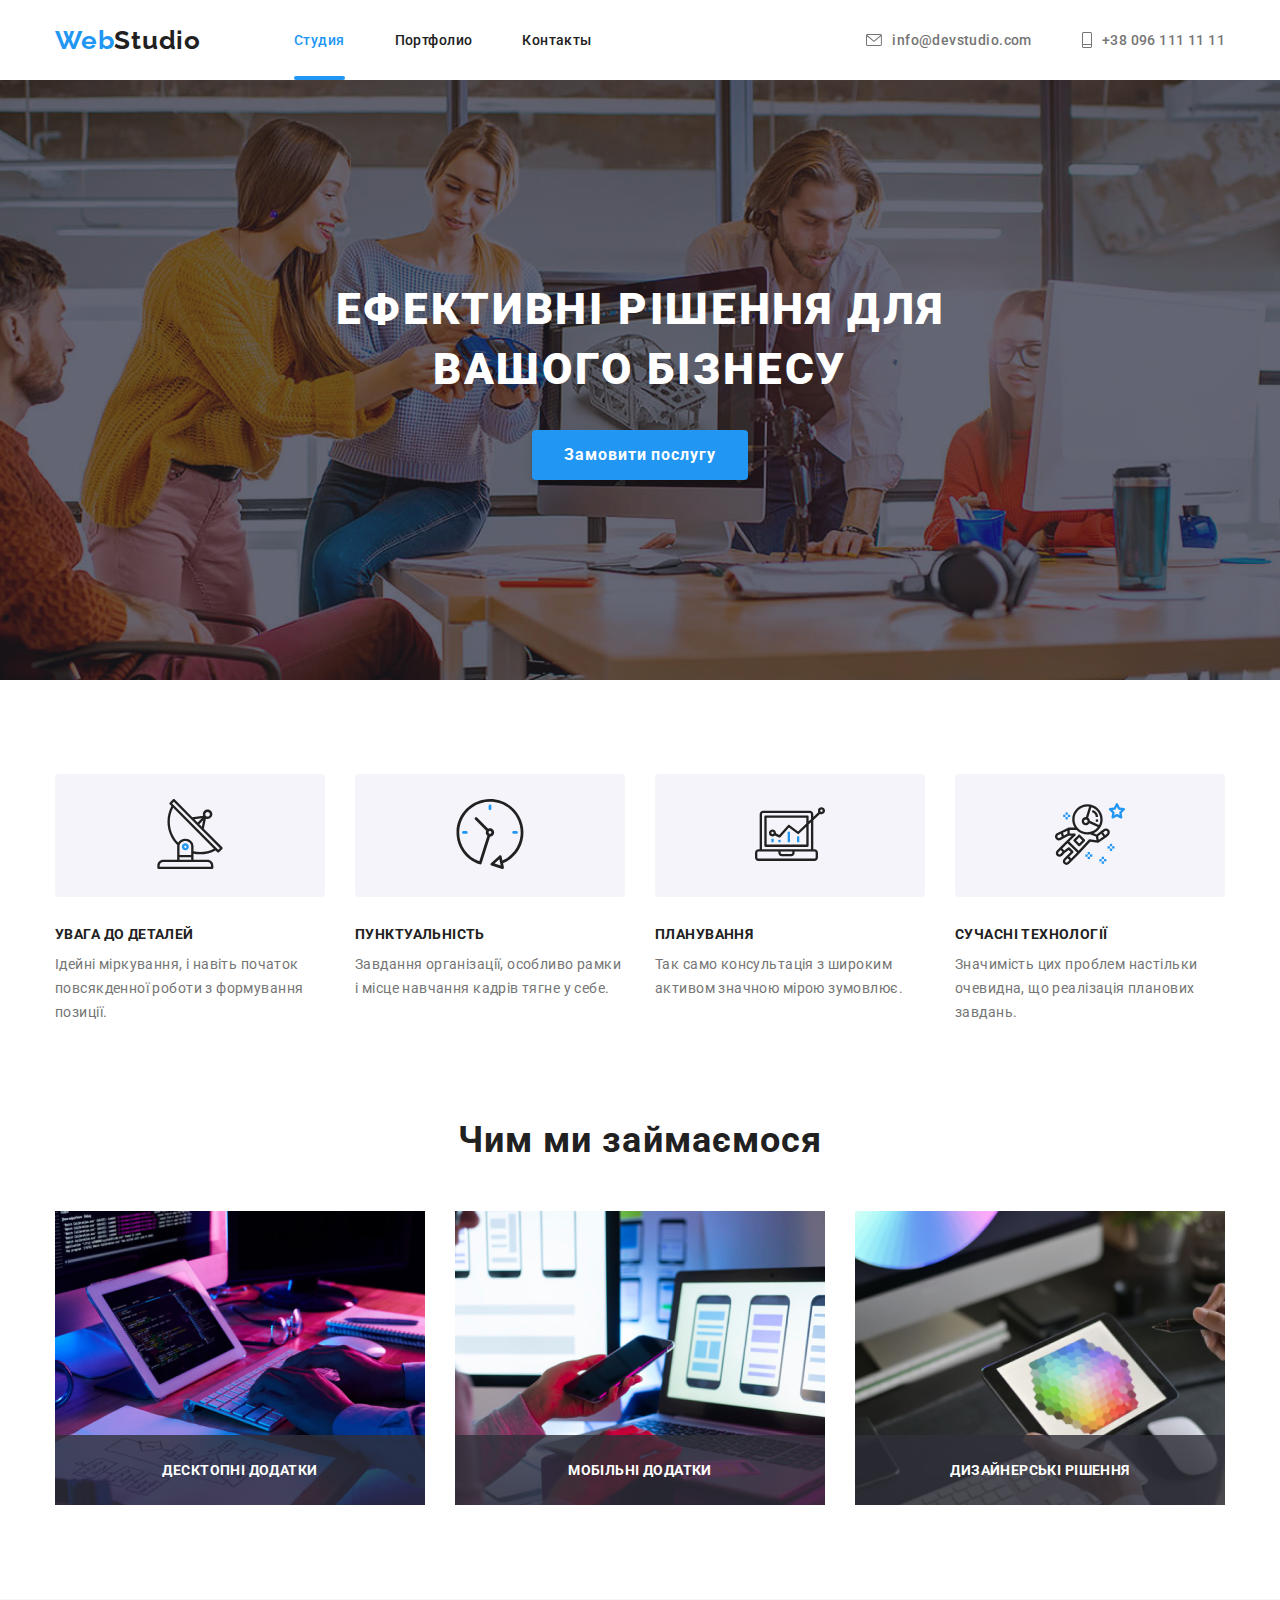
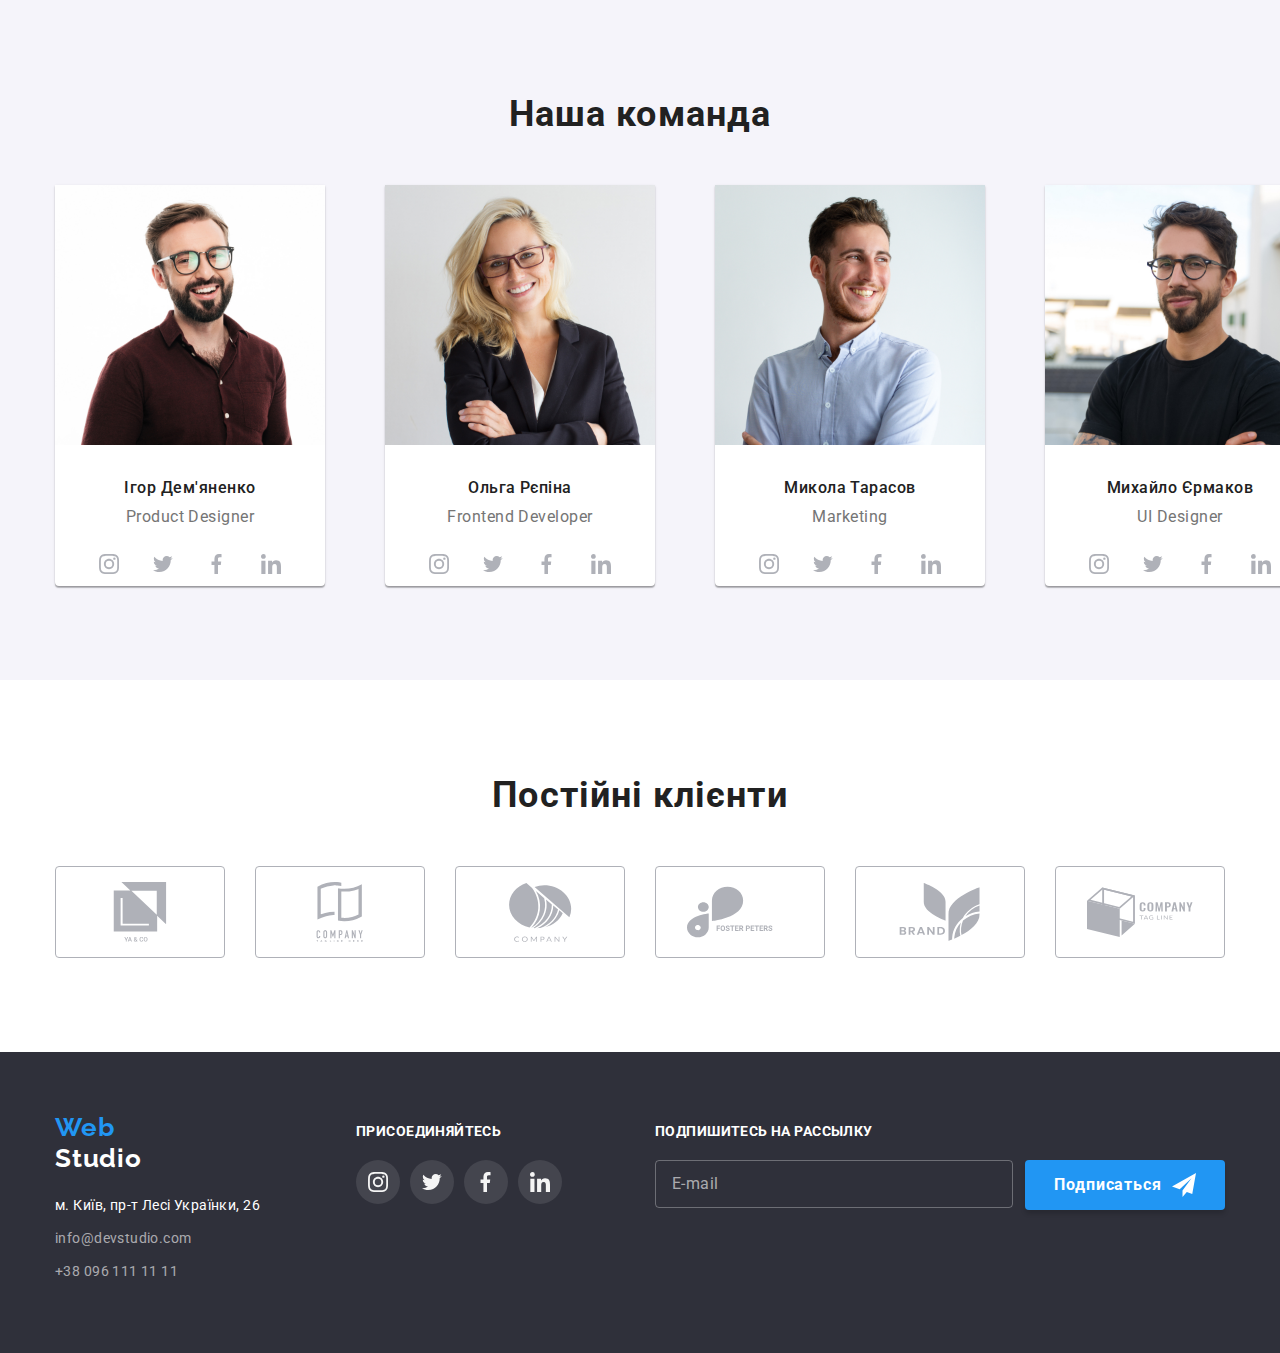
<file: index.html>
<!DOCTYPE html>
<html lang="uk">
  <!--шапка-->
  <head>
    <meta charset="UTF-8" />
    <meta http-equiv="X-UA-compatible" content="IE=edge" />
    <meta name="viewport" content="width-device, initial-scale=1.0" />
    <meta name="description" content="WebStudio for everyone" />
    <title>WebStudio</title>
    <!--шрифт проекта-->
    <link rel="preconnect" href="https://fonts.googleapis.com" />
    <link rel="preconnect" href="https://fonts.gstatic.com" crossorigin />
    <link
      href="https://fonts.googleapis.com/css2?family=Raleway:wght@700&family=Roboto:ital,wght@0,400;0,500;0,700;0,900;1,300&display=swap"
      rel="stylesheet"
    />
    <!--modern normalize-->
    <link rel="stylesheet" href="./css/modern-nomalize.css" />
    <!--стилі користувача-->
    <link rel="stylesheet" href="./css/styles.css" />
  </head>

  <body>
    <!--Header-->
    <header>
      <div class="container main-nav">
        <a href="./index.html" class="logo link"><span class="logo-first"> Web</span>Studio</a>
        <nav class="navigator">
          <ul class="list navigator-list">
            <li><a href="./index.html" class="navlist link current">Студия</a></li>
            <li><a href="./portfolio.html" class="navlist link">Портфолио</a></li>
            <li><a href="./index.html" class="navlist link">Контакты</a></li>
          </ul>
        </nav>
        <div class="contact-header">
          <a href="mailto:info@devstudio.com" class="hdcontact link first-link"
            ><svg class="contact-icon" width="16" height="12">
              <use href="./img/symbol-defs.svg#icon-mail"></use></svg>
            info@devstudio.com
          </a>

          <a href="tel:+380961111111" class="hdcontact link"
            ><svg class="contact-icon" width="10" height="16">
              <use href="./img/symbol-defs.svg#icon-phone"></use>
            </svg>
            +38 096 111 11 11</a
          >
        </div>
      </div>
    </header>
    <main>
      <!--Hero-->
      <section class="hero">
        <div class="container">
          <h1 class="hero-title">Ефективні рішення для вашого бізнесу</h1>
          <button class="button" type="button " data-modal-open>Замовити послугу</button>
        </div>
      </section>

      <!--section work-->
      <section class="section">
        <div class="container">
          <h2 class="visually-hidden">work</h2>
          <ul class="list conteiner work-container">
            <li class="list-item">
              <div class="quality">
                <svg class="quality-icon" width="70" height="70">
                  <use href="./img/symbol-defs.svg#icon-antenna"></use>
                </svg>
              </div>
              <h3 class="wtitle">увага до деталей</h3>
              <p class="subtitle"
                >Ідейні міркування, і навіть початок повсякденної роботи з формування позиції.</p
              >
            </li>
            <li class="list-item">
              <div class="quality">
                <svg class="quality-icon" width="70" height="70">
                  <use href="./img/symbol-defs.svg#icon-clock"></use>
                </svg>
              </div>
              <h3 class="wtitle">пунктуальність</h3>
              <p class="subtitle"
                >Завдання організації, особливо рамки і місце навчання кадрів тягне у себе.</p
              >
            </li>
            <li class="list-item">
              <div class="quality">
                <svg class="quality-icon" width="70" height="70">
                  <use href="./img/symbol-defs.svg#icon-diagram"></use>
                </svg>
              </div>
              <h3 class="wtitle">планування</h3>
              <p class="subtitle"
                >Так само консультація з широким активом значною мірою зумовлює.</p
              >
            </li>
            <li class="list-item">
              <div class="quality">
                <svg class="quality-icon" width="70" height="70">
                  <use href="./img/symbol-defs.svg#icon-astronaut"></use>
                </svg>
              </div>
              <h3 class="wtitle">сучасні технології</h3>
              <p class="subtitle"
                >Значимість цих проблем настільки очевидна, що реалізація планових завдань.</p
              >
            </li>
          </ul>
        </div>
      </section>
      <!--what we are doing-->
      <section class="doing">
        <div class="container">
          <h2 class="section-title">Чим ми займаємося</h2>
          <ul class="doingv-list list">
            <li class="dot-list-item"
              ><img
                class="img"
                src="./img/img-work/img.png"
                alt="жіночі руки набирають текст на плашеті, який дублюється на моніторі компютера"
                width="370"
                height="290"
            />
          <p class="image-text">Десктопні додатки</p>
          </li>
            <li class="dot-list-item"
              ><img
                class="img"
                src="./img/img-work/img(1).png"
                alt="жіночі руки тримаючи телефон cинхронизують його з компютером"
                width="370"
                height="290"
            />
          <p class="image-text">Мобільні додатки</p>
          </li>
            <li class="dot-list-item"
              ><img
                class="img"
                src="./img/img-work/img(2).png"
                alt="тримає в руках планшет на якому відображається палітра кольорів"
                width="370"
                height="290"
            />
          <p class="image-text">Дизайнерські рішення</p>
          </li>
          </ul>
        </div>
      </section>
      <!--section Team-->
      <section class="team">
        <div class="container">
          <h2 class="section-title">Наша команда</h2>
          <ul class="list-team list">
            <li class="team-card"
              ><img
                class="img-team"
                src="./img/img-team/img.jpg"
                alt="фото бородатого мужчини"
                width="270"
                height="260"
              />
              <div class="team-card-text">
                <h3 class="team-title">Ігор Дем'яненко</h3>
                <p class="team-text">Product Designer</p>

                <ul class="social-icons list">
                  <li class="social-list">
                    <a
                      class="team-icon"
                      href="https://www.instagram.com"
                      target="_blank"
                      rel="noopener noreferrer"
                      aria-label="instagram"
                    >
                      <svg class="team-icon-logo" width="20" height="20">
                        <use href="./img/symbol-defs.svg#icon-instagram"></use>
                      </svg>
                    </a>
                  </li>
                  <li class="social-list">
                    <a
                      class="team-icon"
                      href="https://twitter.com/?lang=uk"
                      target="_blank"
                      rel="noopener noreferrer"
                      aria-label="twitter"
                    >
                      <svg class="team-icon-logo" width="20" height="20">
                        <use href="./img/symbol-defs.svg#icon-Twitter"></use>
                      </svg>
                    </a>
                  </li>
                  <li class="social-list">
                    <a
                      class="team-icon"
                      href="https://www.facebook.com"
                      target="_blank"
                      rel="noopener noreferrer"
                      aria-label="facebook"
                    >
                      <svg class="team-icon-logo" width="20" height="20">
                        <use href="./img/symbol-defs.svg#icon-Facebook"></use>
                      </svg>
                    </a>
                  </li>
                  <li class="social-list">
                    <a
                      class="team-icon"
                      href="https://www.linkedin.com"
                      target="_blank"
                      rel="noopener noreferrer"
                      aria-label="linkedin"
                    >
                      <svg class="team-icon-logo" width="20" height="20">
                        <use href="./img/symbol-defs.svg#icon-linkedin"></use>
                      </svg>
                    </a>
                  </li>
                </ul>
              </div>
            </li>
            <li class="team-card"
              ><img
                class="img-team"
                src="./img/img-team/img(1).jpg"
                alt="посміхнена білявка в окулярах"
                width="270"
                height="260" />
              <div class="team-card-text">
                <h3 class="team-title">Ольга Рєпіна</h3>
                <p class="team-text">Frontend Developer</p>
                <ul class="social-icons list">
                  <li class="social-list">
                    <a
                      class="team-icon"
                      href="https://www.instagram.com"
                      target="_blank"
                      rel="noopener noreferrer"
                      aria-label="instagram"
                    >
                      <svg class="team-icon-logo" width="20" height="20">
                        <use href="./img/symbol-defs.svg#icon-instagram"></use>
                      </svg>
                    </a>
                  </li>
                  <li class="social-list">
                    <a
                      class="team-icon"
                      href="https://twitter.com/?lang=uk"
                      target="_blank"
                      rel="noopener noreferrer"
                      aria-label="twitter"
                    >
                      <svg class="team-icon-logo" width="20" height="20">
                        <use href="./img/symbol-defs.svg#icon-Twitter"></use>
                      </svg>
                    </a>
                  </li>
                  <li class="social-list">
                    <a
                      class="team-icon"
                      href="https://www.facebook.com"
                      target="_blank"
                      rel="noopener noreferrer"
                      aria-label="facebook"
                    >
                      <svg class="team-icon-logo" width="20" height="20">
                        <use href="./img/symbol-defs.svg#icon-Facebook"></use>
                      </svg>
                    </a>
                  </li>
                  <li class="social-list">
                    <a
                      class="team-icon"
                      href="https://www.linkedin.com"
                      target="_blank"
                      rel="noopener noreferrer"
                      aria-label="linkedin"
                    >
                      <svg class="team-icon-logo" width="20" height="20">
                        <use href="./img/symbol-defs.svg#icon-linkedin"></use>
                      </svg>
                    </a>
                  </li> </ul></div
            ></li>
            <li class="team-card"
              ><img
                class="img-team"
                src="./img/img-team/img(2).jpg"
                alt="посміхнений мужчина"
                width="270"
                height="260" />
              <div class="team-card-text">
                <h3 class="team-title">Микола Тарасов</h3>
                <p class="team-text">Marketing</p>
                <ul class="social-icons list">
                  <li class="social-list">
                    <a
                      class="team-icon"
                      href="https://www.instagram.com"
                      target="_blank"
                      rel="noopener noreferrer"
                      aria-label="instagram"
                    >
                      <svg class="team-icon-logo" width="20" height="20">
                        <use href="./img/symbol-defs.svg#icon-instagram"></use>
                      </svg>
                    </a>
                  </li>
                  <li class="social-list">
                    <a
                      class="team-icon"
                      href="https://twitter.com/?lang=uk"
                      target="_blank"
                      rel="noopener noreferrer"
                      aria-label="twitter"
                    >
                      <svg class="team-icon-logo" width="20" height="20">
                        <use href="./img/symbol-defs.svg#icon-Twitter"></use>
                      </svg>
                    </a>
                  </li>
                  <li class="social-list">
                    <a
                      class="team-icon"
                      href="https://www.facebook.com"
                      target="_blank"
                      rel="noopener noreferrer"
                      aria-label="facebook"
                    >
                      <svg class="team-icon-logo" width="20" height="20">
                        <use href="./img/symbol-defs.svg#icon-Facebook"></use>
                      </svg>
                    </a>
                  </li>
                  <li class="social-list">
                    <a
                      class="team-icon"
                      href="https://www.linkedin.com"
                      target="_blank"
                      rel="noopener noreferrer"
                      aria-label="linkedin"
                    >
                      <svg class="team-icon-logo" width="20" height="20">
                        <use href="./img/symbol-defs.svg#icon-linkedin"></use>
                      </svg>
                    </a>
                  </li> </ul></div
            ></li>
            <li class="team-card"
              ><img
                class="img-team"
                src="./img/img-team/img(3).jpg"
                alt="посміхнений бородатий мужчина в окулярах"
                width="270"
                height="260" />
              <div class="team-card-text">
                <h3 class="team-title">Михайло Єрмаков</h3>
                <p class="team-text">UI Designer</p>
                <ul class="social-icons list">
                  <li class="social-list">
                    <a
                      class="team-icon"
                      href="https://www.instagram.com"
                      target="_blank"
                      rel="noopener noreferrer"
                      aria-label="instagram"
                    >
                      <svg class="team-icon-logo" width="20" height="20">
                        <use href="./img/symbol-defs.svg#icon-instagram"></use>
                      </svg>
                    </a>
                  </li>
                  <li class="social-list">
                    <a
                      class="team-icon"
                      href="https://twitter.com/?lang=uk"
                      target="_blank"
                      rel="noopener noreferrer"
                      aria-label="twitter"
                    >
                      <svg class="team-icon-logo" width="20" height="20">
                        <use href="./img/symbol-defs.svg#icon-Twitter"></use>
                      </svg>
                    </a>
                  </li>
                  <li class="social-list">
                    <a
                      class="team-icon"
                      href="https://www.facebook.com"
                      target="_blank"
                      rel="noopener noreferrer"
                      aria-label="facebook"
                    >
                      <svg class="team-icon-logo" width="20" height="20">
                        <use href="./img/symbol-defs.svg#icon-Facebook"></use>
                      </svg>
                    </a>
                  </li>
                  <li class="social-list">
                    <a
                      class="team-icon"
                      href="https://www.linkedin.com"
                      target="_blank"
                      rel="noopener noreferrer"
                      aria-label="linkedin"
                    >
                      <svg class="team-icon-logo" width="20" height="20">
                        <use href="./img/symbol-defs.svg#icon-linkedin"></use>
                      </svg>
                    </a>
                  </li> </ul></div
            ></li>
          </ul>
        </div>
      </section>
      <!--section clients-->
      <section class="clients">
        <div class="container">
          <h2 class="section-title">Постійні клієнти</h2>
          <ul class="clients-list list">
            <li class="client-icon">
              <a class="client-icon-list" href=""
                ><svg class="logo-client" width="106" height="60">
                  <use href="./img/symbol-defs.svg#icon-Client-1"></use>
                </svg>
              </a>
            </li>
            <li class="client-icon">
              <a class="client-icon-list" href=""
                ><svg class="logo-client" width="106" height="60">
                  <use href="./img/symbol-defs.svg#icon-Client-2"></use>
                </svg>
              </a>
            </li>
            <li class="client-icon">
              <a class="client-icon-list" href=""
                ><svg class="logo-client" width="106" height="60">
                  <use href="./img/symbol-defs.svg#icon-Client-3"></use>
                </svg>
              </a>
            </li>
            <li class="client-icon">
              <a class="client-icon-list" href=""
                ><svg class="logo-client" width="106" height="60">
                  <use href="./img/symbol-defs.svg#icon-Client-4"></use>
                </svg>
              </a>
            </li>
            <li class="client-icon">
              <a class="client-icon-list" href=""
                ><svg class="logo-client" width="106" height="60">
                  <use href="./img/symbol-defs.svg#icon-Client-5"></use>
                </svg>
              </a>
            </li>
            <li class="client-icon">
              <a class="client-icon-list" href=""
                ><svg class="logo-client" width="106" height="60">
                  <use href="./img/symbol-defs.svg#icon-Client-6"></use>
                </svg>
              </a>
            </li>
          </ul>
        </div>
      </section>
      <!--footer-->
    </main>
    <footer class="footer">
      <div class="container footer-items">
        <div class="address-blok">
          <a href="./index.html" class="logo link second"
            ><span class="logo-first">Web</span> <span class="logo-second">Studio</span></a
          >
          <address class="address">
            <ul class="list">
              <li class="footer-li">
                <a
                  class="footer-address link"
                  href="http://https://www.google.com/maps/d/u/0/viewer?mid=10uSM3H-mIU3GznYo2szRIEphczw&hl=en_US&ll=50.42732700000001%2C30.538092&z=17"
                  target="_blank"
                  rel="noopener noreferrer nofollow"
                >
                  м. Київ, пр-т Лесі Українки, 26</a
                >
              </li>
              <li class="footer-li">
                <a class="footer-address-two link" href="mailto:info@devstudio.com"
                  >info@devstudio.com</a
                >
              </li>
              <li class="footer-li">
                <a class="footer-address-two link" href="tel:+380961111111"
                  >+38 096 111 11 11</a
                ></li
              >
            </ul>
          </address>
        </div>
        <div class="social-footer">
          <p class="footer-header">Присоединяйтесь</h2>
          <ul class="footer-list list">
            <li class="footer-social">
              <a
                class="footer-icon"
                href="https://www.instagram.com"
                target="_blank"
                rel="noopener noreferrer"
                aria-label="instagram"
              >
                <svg class="footer-icon-logo" width="20" height="20">
                  <use href="./img/symbol-defs.svg#icon-instagram"></use>
                </svg>
              </a>
            </li>
            <li class="footer-social">
              <a
                class="footer-icon"
                href="https://twitter.com/?lang=uk"
                target="_blank"
                rel="noopener noreferrer"
                aria-label="twitter"
              >
                <svg class="footer-icon-logo" width="20" height="20">
                  <use href="./img/symbol-defs.svg#icon-Twitter"></use>
                </svg>
              </a>
            </li>
            <li class="footer-social">
              <a
                class="footer-icon"
                href="https://www.facebook.com"
                target="_blank"
                rel="noopener noreferrer"
                aria-label="facebook"
              >
                <svg class="footer-icon-logo" width="20" height="20">
                  <use href="./img/symbol-defs.svg#icon-Facebook"></use>
                </svg>
              </a>
            </li>
            <li class="footer-social">
              <a
                class="footer-icon"
                href="https://www.linkedin.com"
                target="_blank"
                rel="noopener noreferrer"
                aria-label="linkedin"
              >
                <svg class="footer-icon-logo" width="20" height="20">
                  <use href="./img/symbol-defs.svg#icon-linkedin"></use>
                </svg>
              </a>
            </li>
          </ul>
        </div>
        <!--Footer-Form-->
        <div class="subscribe-group">
        <h2 class="footer-header">Подпишитесь на рассылку</h2>
        <form class="footer-form">
          <label>
            <input class="mail-subscribe" type="mail" name="mail-subscribe" placeholder="E-mail">
          </label>
          <button class="subscribe-btn" type="submit"><span class="
            subscribe-text">Подписаться</span>
            <svg width="24" height="24">
             <use href="./img/symbol-defs.svg#icon-icon-send"></use>
          </svg></button>
        </form>
        </div>
      </div>
    </footer>
    <!--Modal window-->
    <div class="backdrop is-hidden" data-modal>
      <div class="modal">
        <button class="modal-btn" data-modal-close>
          <svg class="close-icon" width="11" height="11">
            <use href="./img/symbol-defs.svg#icon-Modal-Close"></use>
          </svg>
        </button>

        <strong class="modal-header">Залиште свої дані, ми вам передзвонимо</strong>
        <form class="modal-form">
          <!--Name input-->
          <label class="form-group">
            <span class="form-label">Ім'я</span>
            <input class="form-input" type="text" name="user-name" required>
            <svg class="input-icon" width="18" height="18">
              <use href="./img/symbol-defs.svg#icon-person"></use>
            </svg>
          </label>
          <!--Phone input-->
          <label class="form-group">
            <span class="form-label">Телефон</span>
            <input class="form-input" type="phone" name="user-phone" required>
            <svg class="input-icon" width="18" height="18">
              <use href="./img/symbol-defs.svg#icon-phone"></use>
            </svg>
          </label>
          <!--Email input-->
          <label class="form-group">
            <span class="form-label">Пошта</span>
            <input class="form-input" type="mail" name="user-email" required>
            <svg class="input-icon" width="18" height="18">
              <use href="./img/symbol-defs.svg#icon-email"></use>
            </svg>
          </label>
          <!--Comment -->
          <label class="comment-group">
            <span class="form-label">Коментар</span>
            <textarea class="comment-area" rows="8" placeholder="Введіть текст" required></textarea>
          </label>
          <!--Checkbox-->
          <label class="form-policy-group">
            <input class="checkbox visually-hidden" type="checkbox" name="checkbox" required>
            <span class="custom-checkbox" >
              <svg class="custom-checkbox-icon" width="11" height="8">
                <use href="./img/symbol-defs.svg#icon-Vector"></use>
              </svg>
            </span>
            <span class="text-terms">Погоджуюся з розсилкою та приймаю 
            <a href="" class="link-modal">Умови договору</a>
            </span>
          </label>
          <!--Submit button-->
          <div class="submit-group">
          <button class="submit-btn" type="submit">Відправити</button>
          </div>
        </form>
      </div>
    </div>
    <script src="./JS/modal.js"></script>
  </body>
</html>
</file>
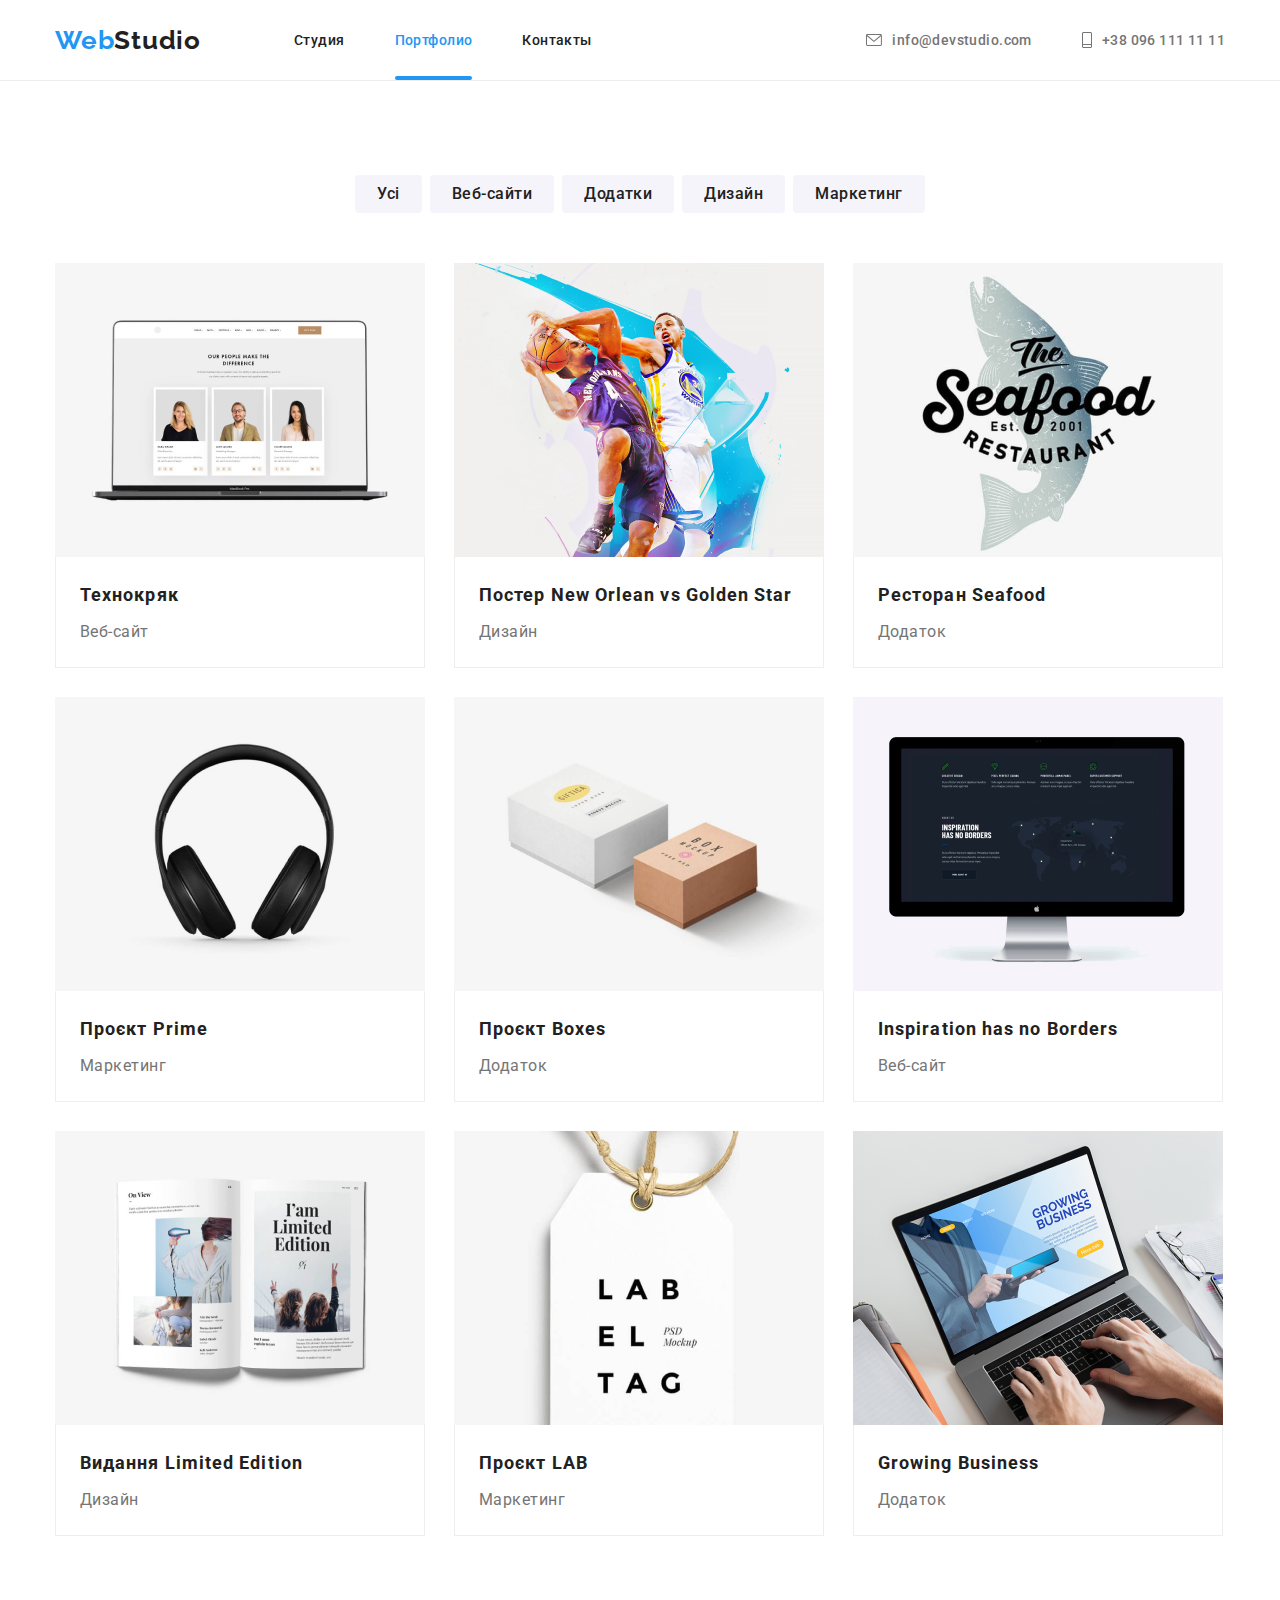
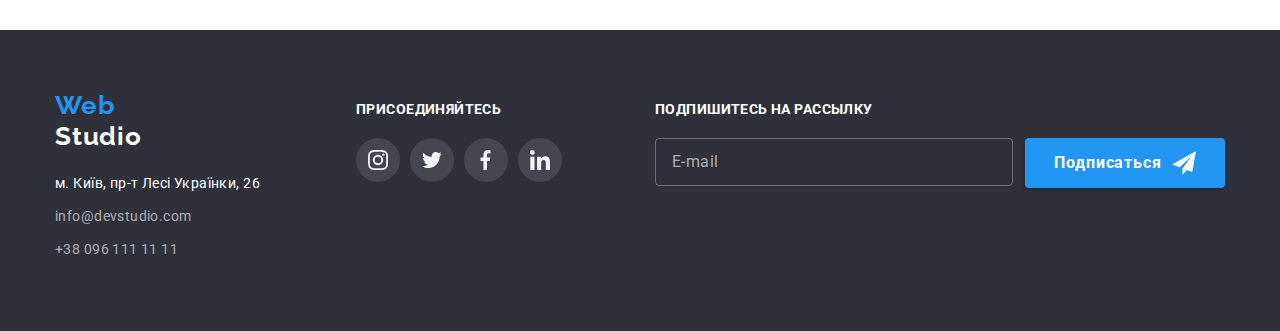
<file: portfolio.html>
<!DOCTYPE html>
<html lang="ua">
  <!--шапка-->
  <head class="head-portfolio">
    <meta charset="UTF-8" />
    <meta http-equiv="X-UA-compatible" content="IE=edge" />
    <meta name="viewport" content="width-device, initial-scale=1.0" />
    <meta name="description" content="WebStudio for everyone" />
    <title>WebStudio</title>
    <!--шрифт проекта-->
    <link rel="preconnect" href="https://fonts.googleapis.com"/>
<link rel="preconnect" href="https://fonts.gstatic.com" crossorigin/>
<link href="https://fonts.googleapis.com/css2?family=Raleway:wght@700&family=Roboto:ital,wght@0,400;0,500;0,700;0,900;1,300&display=swap" 
rel="stylesheet"/>
<!--modern normalize-->
<link rel="stylesheet" href="./css/modern-nomalize.css">
    <!--стилі користувача-->
          <link rel="stylesheet" href="./css/styles.css"/>
  </head>
<body>
     <!--Header-->
     <header class="head-portfolio">
      <div class="container main-nav">
  <a href="./index.html" class="logo link"><span class="logo-first">
    Web</span>Studio</a>
  <nav class="navigator">
    <ul class="list navigator-list">
      <li><a href="./index.html" class="navlist link">Студия</a></li>
      <li><a href="./portfolio.html" class="navlist link current">Портфолио</a></li>
      <li><a href="./index.html" class="navlist link">Контакты</a></li>
    </ul>
  </nav>
  <div class="contact-header">
          <a href="mailto:info@devstudio.com" class="hdcontact link first-link"
            ><svg class="contact-icon" width="16" height="12">
              <use href="./img/symbol-defs.svg#icon-mail"></use></svg>
            info@devstudio.com
          </a>

          <a href="tel:+380961111111" class="hdcontact link">
            <svg class="contact-icon" width="10" height="16">
              <use href="./img/symbol-defs.svg#icon-phone"></use>
            </svg>
            +38 096 111 11 11</a
          >
        </div>
</div>
</header>
<main>
      <section class="main">
        <div class="container">
        <h1 class="visually-hidden">навігація</h1>
        <ul class="list filter-nav">
          <li class="filter-link"><button class="filter-button" type="button">Усі</button></li>
          <li class="filter-link">
            <button class="filter-button" type="button">Веб-сайти</button>
          </li>
          <li class="filter-link"><button class="filter-button" type="button">Додатки</button></li>
          <li class="filter-link"><button class="filter-button" type="button">Дизайн</button></li>
          <li class="filter-link">
            <button class="filter-button" type="button">Маркетинг</button>
          </li>
        </ul>
        <ul class="list container-portfolio">
          <li class="portfolio-link">
            <a href="" class="our-work">
            <div class="hidden-image-text">
              <img
              class="image-portfolio"
              src="./img/img-portfolio/img.png"
              alt="фото ноутбука"
              width="370"
              height="294"
            />
              <p class="hidden-text">Ресурс пропонує комплексні пропозиції з 
            різним рівнем функціоналу та сервісів. 
            Все це дозволить відвідувачу отримати 
            вичерпні відомості про компанію чи приватну особу.
              </p>
          </div>
          <div class="portfolio-card">
            <h2 class="work-title">Технокряк</h1>
            <p class="work-text">Веб-сайт</p>
          </div>
          </a>
          </li>
          
          <li class="portfolio-link">
            <a href="" class="our-work">
            <div class="hidden-image-text"><img
              class="image-portfolio"
              src="./img/img-portfolio/img-(1).png"
              alt="баскетболісти"
              width="370"
              height="294"
            />
          <p class="hidden-text">Ресурс пропонує комплексні пропозиції з 
            різним рівнем функціоналу та сервісів. 
            Все це дозволить відвідувачу отримати 
            вичерпні відомості про компанію чи приватну особу.
              </p></div>
            <div class="portfolio-card">
            <h2 class="work-title">Постер New Orlean vs Golden Star</h1>
            <p class="work-text">Дизайн</p>
            </div>
            </a>
          </li>
          <li class="portfolio-link">
            <a href="" class="our-work">
            <div class="hidden-image-text">
              <img
              class="image-portfolio"
              src="./img/img-portfolio/img-(2).png"
              alt="назва ресторану seafood"
              width="370"
              height="294"
            />
            <p class="hidden-text">Ресурс пропонує комплексні пропозиції з 
            різним рівнем функціоналу та сервісів. 
            Все це дозволить відвідувачу отримати 
            вичерпні відомості про компанію чи приватну особу.
              </p>
            </div>
            <div class="portfolio-card">
            <h2 class="work-title">Ресторан Seafood</h1>
            <p class="work-text">Додаток</p>
            </div>
            </a>
          </li>
          <li class="portfolio-link">
            <a href="" class="our-work">
            <div class="hidden-image-text"><img
              class="image-portfolio"
              src="./img/img-portfolio/img-(3).png"
              alt="навушники"
              width="370"
              height="294"
            />
          <p class="hidden-text">Ресурс пропонує комплексні пропозиції з 
            різним рівнем функціоналу та сервісів. 
            Все це дозволить відвідувачу отримати 
            вичерпні відомості про компанію чи приватну особу.
              </p></div>
            <div class="portfolio-card">
            <h2 class="work-title">Проєкт Prime</h1>
            <p class="work-text">Маркетинг</p>
          </div>
          </a>
          </li>
          <li class="portfolio-link">
            <a href="" class="our-work">
            <div class="hidden-image-text"><img
              class="image-portfolio"
              src="./img/img-portfolio/img-(4).png"
              alt="дві коробки"
              width="370"
              height="294"
            />
          <p class="hidden-text">Ресурс пропонує комплексні пропозиції з 
            різним рівнем функціоналу та сервісів. 
            Все це дозволить відвідувачу отримати 
            вичерпні відомості про компанію чи приватну особу.
              </p></div>
            <div class="portfolio-card">
            <h2 class="work-title">Проєкт Boxes</h1>
            <p class="work-text">Додаток</p>
          </div>
          </a>
          </li>
          <li class="portfolio-link">
            <a href="" class="our-work">
            <div class="hidden-image-text"><img
              class="image-portfolio"
              src="./img/img-portfolio/img-(5).png"
              alt="монітор"
              width="370"
              height="294"
            />
          <p class="hidden-text">Ресурс пропонує комплексні пропозиції з 
            різним рівнем функціоналу та сервісів. 
            Все це дозволить відвідувачу отримати 
            вичерпні відомості про компанію чи приватну особу.
              </p></div>
            <div class="portfolio-card">
            <h2 class="work-title">Inspiration has no Borders</h1>
            <p class="work-text">Веб-сайт</p>
          </div>
          </a>
          </li>
          <li class="portfolio-link">
            <a href="" class="our-work">
            <div class="hidden-image-text"><img
              class="image-portfolio"
              src="./img/img-portfolio/img-(6).png"
              alt="розгорнута книга"
              width="370"
              height="294"
            />
          <p class="hidden-text">Ресурс пропонує комплексні пропозиції з 
            різним рівнем функціоналу та сервісів. 
            Все це дозволить відвідувачу отримати 
            вичерпні відомості про компанію чи приватну особу.
              </p></div>
            <div class="portfolio-card">
            <h2 class="work-title">Видання Limited Edition</h1>
            <p class="work-text">Дизайн</p>
          </div>
          </a>
          </li>
          <li class="portfolio-link">
            <a href="" class="our-work">
            <div class="hidden-image-text"><img
              class="image-portfolio"
              src="./img/img-portfolio/img-(7).png"
              alt="етикетка"
              width="370"
              height="294"
            />
          <p class="hidden-text">Ресурс пропонує комплексні пропозиції з 
            різним рівнем функціоналу та сервісів. 
            Все це дозволить відвідувачу отримати 
            вичерпні відомості про компанію чи приватну особу.
              </p></div>
            <div class="portfolio-card">
            <h2 class="work-title">Проєкт LAB</h1>
            <p class="work-text">Маркетинг</p>
          </div>
          </a>
          </li>
          <li class="portfolio-link">
            <a href="" class="our-work">
            <div class="hidden-image-text"><img
              class="image-portfolio"
              src="./img/img-portfolio/img-(8).png"
              alt="друк на ноутбуці"
              width="370"
              height="294"
            />
          <p class="hidden-text">Ресурс пропонує комплексні пропозиції з 
            різним рівнем функціоналу та сервісів. 
            Все це дозволить відвідувачу отримати 
            вичерпні відомості про компанію чи приватну особу.
              </p></div>
            <div class="portfolio-card">
            <h2 class="work-title">Growing Business</h1>
            <p class="work-text">Додаток</p>
          </div>
          </a>
          </li>
        </ul>
      </div>
      </section>
    </main>
    </main>
    <footer class="footer">
      <div class="container footer-items">
        <div class="address-blok">
          <a href="./index.html" class="logo link second"
            ><span class="logo-first">Web</span> <span class="logo-second">Studio</span></a
          >
          <address class="address">
            <ul class="list">
              <li class="footer-li">
                <a
                  class="footer-address link"
                  href="http://https://www.google.com/maps/d/u/0/viewer?mid=10uSM3H-mIU3GznYo2szRIEphczw&hl=en_US&ll=50.42732700000001%2C30.538092&z=17"
                  target="_blank"
                  rel="noopener noreferrer nofollow"
                >
                  м. Київ, пр-т Лесі Українки, 26</a
                >
              </li>
              <li class="footer-li">
                <a class="footer-address-two link" href="mailto:info@devstudio.com"
                  >info@devstudio.com</a
                >
              </li>
              <li class="footer-li">
                <a class="footer-address-two link" href="tel:+380961111111"
                  >+38 096 111 11 11</a
                ></li
              >
            </ul>
          </address>
        </div>
        <div class="social-footer">
          <p class="footer-header">Присоединяйтесь</h2>
          <ul class="footer-list list">
            <li class="footer-social">
              <a
                class="footer-icon"
                href="https://www.instagram.com"
                target="_blank"
                rel="noopener noreferrer"
                aria-label="instagram"
              >
                <svg class="footer-icon-logo" width="20" height="20">
                  <use href="./img/symbol-defs.svg#icon-instagram"></use>
                </svg>
              </a>
            </li>
            <li class="footer-social">
              <a
                class="footer-icon"
                href="https://twitter.com/?lang=uk"
                target="_blank"
                rel="noopener noreferrer"
                aria-label="twitter"
              >
                <svg class="footer-icon-logo" width="20" height="20">
                  <use href="./img/symbol-defs.svg#icon-Twitter"></use>
                </svg>
              </a>
            </li>
            <li class="footer-social">
              <a
                class="footer-icon"
                href="https://www.facebook.com"
                target="_blank"
                rel="noopener noreferrer"
                aria-label="facebook"
              >
                <svg class="footer-icon-logo" width="20" height="20">
                  <use href="./img/symbol-defs.svg#icon-Facebook"></use>
                </svg>
              </a>
            </li>
            <li class="footer-social">
              <a
                class="footer-icon"
                href="https://www.linkedin.com"
                target="_blank"
                rel="noopener noreferrer"
                aria-label="linkedin"
              >
                <svg class="footer-icon-logo" width="20" height="20">
                  <use href="./img/symbol-defs.svg#icon-linkedin"></use>
                </svg>
              </a>
            </li>
          </ul>
        </div>
        <!--Footer-Form-->
        <div class="subscribe-group">
        <h2 class="footer-header">Подпишитесь на рассылку</h2>
        <form class="footer-form">
          <label>
            <input class="mail-subscribe" type="mail" name="mail-subscribe" placeholder="E-mail">
          </label>
          <button class="subscribe-btn" type="submit"><span class="
            subscribe-text">Подписаться</span>
            <svg width="24" height="24">
             <use href="./img/symbol-defs.svg#icon-icon-send"></use>
          </svg></button>
        </form>
        </div>
      </div>
    </footer>
  </body>
</html>
</file>
<file: css/styles.css>
:root {
    /*Font text*/
    --main-font:"roboto",sans-serif;
    /*Color text*/
    --main-color-text: #212121;
    --accent-color-text: #2196F3;
    --second-color-text: #757575;
    --three-color-text: #FFFFFF;
    --for-color-text: #000000;
    /*Bg color*/
    --first-bg: #2F303A;
    --second-bg:#F5F4FA;
    --three-bg: #F5F5F5;
    --for-bg: #EEEEEE;
    --five-bg: #ECECEC;
     --six-bg: #AFB1B8;
     --seven-bg: rgba(47, 48, 58, 0.8);
     --eight-bg: rgba(33, 150, 243, 0.9);
/*border color*/
     --first-bord: #EEEEEE;
/*modal window*/
--modal-window-bg: rgba(0, 0, 0, 0.2);
}

 body {
    font-family: var(--main-font);
    color: var(--main-color-text);
    font-size: 14px;
    /*line-height: 1.14;*/
    letter-spacing: 0.03em;
}
/* reset */
h1,
h2,
h3,
h4,
h5,
h6,
p {
  margin: 0;
}
.img {
    display: block;
    max-width: 100%;
    height: auto;
}
address {
    font-size: normal;
}
section {
    padding-top: 94px;
    padding-bottom: 94px;
}
  .link {
    text-decoration: none;
      color: inherit;
  }
  .button {
    font-family: inherit;
    color: var(--three-color-text);
    background-color: var(--accent-color-text);
    font-weight: 700;
    font-size: 16px;
    line-height: 1.88;
    text-align: center;
    box-shadow: 0px 4px 4px rgba(0, 0, 0, 0.15);
    border: 0;
    letter-spacing: 0.06em;
    border-radius: 4px;
    cursor: pointer;
    padding: 10px 32px;
}
.button:hover,
.button:focus {
    cursor: pointer;
    background-color: #1f88dd;
}
  .list {
    list-style: none;
    margin: 0;
    padding: 0;
  }
  .container {
    width: 1200px;
    margin-left: auto;
    margin-right: auto;
    padding-left: 15px;
    padding-right: 15px;
  }

/*Header*/
.main-nav {
    display: flex;
    align-items: center;
}

.logo link {
    margin-right: 93px;
}
.navigator {
    margin-right: auto;
}

.first-link {
    margin-right: 50px;
    display: block;
}


.logo{
    font-family: 'Raleway', sans-serif;
    font-weight: 700;
    font-size: 26px;
    line-height: 1.19;
    letter-spacing: 0.03em;
    color: var(--main-color-text);
    margin-right: 93px;

    animation-name: animatelogo;
        animation-duration: 3000ms;
        animation-timing-function: cubic-bezier(0.4, 0, 0.2, 1);
        animation-delay: 1000ms;
}

.logo-first {
    color: var(--accent-color-text);
}
.logo-second {
color: var(--three-color-text)
}

.navlist {
    font-weight: 500;
    color: var(--main-color-text);
    padding-top: 32px;
    padding-bottom: 32px;
    display: block;
    transition: color 250ms cubic-bezier(0.4, 0, 0.2, 1);
}
.navlist:hover,
.navlist:focus {
    color: var(--accent-color-text);
}
.current {
    position: relative;
    color: var(--accent-color-text)
}
.current::after {
    content: " ";

    display: block;
    height: 4px;
    width: 100%;
    position: absolute;
    bottom: 0;
    border-radius: 2px;

    background-color: var(--accent-color-text);
}

.hdcontact {
    font-weight: 500;
    color: var(--second-color-text);
    margin-right: 50px;
    display: flex;
    align-items: center;
    transition: color 250ms cubic-bezier(0.4, 0, 0.2, 1);
}
.hdcontact:last-child {
    margin-right: 0;
}
.hdcontact:hover,
.hdcontact:focus {
    color: var(--accent-color-text);
}
.navigator-list {
    display: flex;
    padding-left: 0;
    margin-top: 0;
    margin-bottom: 0;
}
.navigator-list>li {
    margin-right: 50px;
}
.navigator-list>li:last-child {
    margin-right: 0;
}
.main-nav {
    align-items: center;
    display: flex;
}
  .contact-icon {
      margin-right: 10px;
      fill: currentColor;
  }
/*Hero*/
.hero,
.footer {
    background-color: var(--first-bg);
}
.hero {
    padding-top: 200px;
    padding-bottom: 200px;
    text-align: center;
    background-image: linear-gradient(rgba(47, 48, 58, 0.4), rgba(47, 48, 58, 0.4)), 
    url(../img/Img-bgr/bgf.jpg);
        background-repeat: no-repeat;
        background-position: center;
        max-width: 1600px;
        height: 600px;
        background-size: cover;
        margin-left: auto;
        margin-right: auto;
}
.hero-block>.button {
    margin-left: auto;
    margin-right: auto;
    display: block;
}
.hero-block {
    margin-left: auto;
    margin-right: auto;
    padding-top: 200px;
    padding-bottom: 200px;
}
.hero-title {
    font-weight: 900;
    font-size: 44px;
    line-height: 1.36;
    text-align: center;
    letter-spacing: 0.06em;
    text-transform: uppercase;
    color: var(--three-color-text);
    width: 696px;
    margin-left: auto;
    margin-right: auto;
    margin-bottom: 30px;

}
.contact-header {
    display: flex;
}

/*Work*/

.work-container {
    display: flex;
    gap: 30px;
}
.wtitle {
    margin-bottom: 10px;
}

.visually-hidden {
    position: absolute;
    width: 1px;
    height: 1px;
    margin: -1px;
    border: 0;
    padding: 0;
    
    white-space: nowrap;
    clip-path: inset(100%);
    clip: rect(0 0 0 0);
    overflow: hidden;
  }
.wtitle {
    font-size: 14px;
    line-height: 1.14;
    font-weight: 700;
    letter-spacing: 0.03em;
    text-transform: uppercase;
}

.subtitle {
    font-weight: 400;
    line-height: 1.71;
    letter-spacing: 0.03em;
    color: var(--second-color-text);
}
.quality {
    background-color: var(--second-bg);
    padding-left: 100px;
    padding-right: 100px;
    padding-top: 25px;
    padding-bottom: 25px;
    margin-bottom: 30px;
    border-radius: 4px;
}

.quality-icon {
    width: 70px;
    height: 70px;
}
/*what we are doing*/
.section-title {
    font-weight: 700;
    font-size: 36px;
    line-height: 1.17;
    text-align: center;
    letter-spacing: 0.03em;
    color: var(--main-color-text);
    margin-bottom: 50px;
}

.doingv-list {
    display: flex;
    gap: 30px;
}
.doing {
    padding-top: 0px;
}
/*Team*/
.team {
background-color: var(--second-bg);
padding: 94 0;
}
.list-team {
    display: flex;
    list-style-type: none;
    gap: 30px;
}

.team-card {
    background-color: var(--three-color-text);
    box-shadow: 0px 1px 3px rgba(0, 0, 0, 0.12),
    0px 1px 1px rgba(0, 0, 0, 0.14),
    0px 2px 1px rgba(0, 0, 0, 0.2);
    border-radius: 0px 0px 4px 4px;
    width: 270px;
    margin-right: 30px;
}

.team-title {
    font-weight: 500;
    font-size: 16px;
    line-height: 1.19;
    text-align: center;
    letter-spacing: 0.03em;
    margin-bottom: 10px;
    }
.team-text {
    font-size: 16px;
    line-height: 1.19;
    text-align: center;
    letter-spacing: 0.03em;
    color: var(--second-color-text);
    margin-bottom: 16px;
}
.team-style {
    padding: 30px 0;
}
/*Socials****************/
.social-icons {
    display: flex;
    justify-content: center;
    align-items: center;
}
.team-icon {
    width: 44px;
    height: 44px;
    display: flex;
    justify-content: center;
    align-items: center;
    fill: var(--six-bg);
    border-radius: 50%;
    transition: background-color 250ms cubic-bezier(0.4, 0, 0.2, 1),
        fill 250ms cubic-bezier(0.4, 0, 0.2, 1);
 }
 .team-icon:hover,
 .team-icon:focus {
     background-color: var(--accent-color-text);
     fill: var(--three-color-text);
     
 }
 .social-list:not(:last-child) {
    margin-right: 10px;
    }
.team-card-text {
    padding-top: 30px;
    /*padding-bottom: 30px;*/
}
/*clients**********************/

.clients-list {
    display: flex;
    justify-content: center;
    align-items: center;
}
.client-icon-list {
    width: 170px;
    height: 92px;
    border: 1px solid var(--six-bg);
    border-radius: 4px;
    display: flex;
    justify-content: center;
    align-items: center;
    fill: var(--six-bg);
    transition: fill 250ms cubic-bezier(0.4, 0, 0.2, 1),
        border 250ms cubic-bezier(0.4, 0, 0.2, 1);
}
.client-icon-list:hover,
.client-icon-list:focus {
    border: 1px solid var(--accent-color-text);
    fill: var(--accent-color-text);
  
}

.client-icon:not(:last-child) {
    margin-right: 30px;
}

/*Footer*****************/
.footer {
    padding-top:60px ;
    padding-bottom: 60px;
}
.footer-items {
    display: flex;
    align-items: baseline;
}

.address {
    margin-top: 20px;
}
.footer-logo {
    color: var(--three-color-text);
}
.dot-list-footer  {
    display: block;
}
.logo link second {
    margin-left: 215px;
}
.footer-address {
line-height: 1.71;
letter-spacing: 0.03em;
color: var(--three-color-text);
font-style: normal;

transition: color 250ms cubic-bezier(0.4, 0, 0.2, 1);
}
.footer-address:hover,
.footer-address:focus {
color: var(--accent-color-text);
}
.footer-address-two {
    line-height: 1.71;
    letter-spacing: 0.03em;
    color: rgba(255, 255, 255, 0.6);
    font-style: normal;
    transition: color 250ms cubic-bezier(0.4, 0, 0.2, 1);
}
.footer-address-two:hover,
.footer-address-two:focus {
color: var(--accent-color-text);
}
.footer-li {
margin-bottom: 9px;
}

.footer-address-two link>li:last-child {
    margin-right: 0;
}
.footer-list{
    display: flex;
}
.footer-header {
    text-transform: uppercase;
    font-weight: 700;
    font-size: 14px;
    line-height: 1.14;
    letter-spacing: 0.03em;
    color: var(--three-color-text);
    margin-bottom: 20px;
}
.address-blok {
    margin-right: 70px;
   
}

.footer-icon {
    width: 44px;
    height: 44px;
    display: flex;
    justify-content: center;
    align-items: center;
    fill: var(--three-bg);
    background-color: rgba(255, 255, 255, 0.1);
    border-radius: 50%; 
    transition: background-color 250ms cubic-bezier(0.4, 0, 0.2, 1);
}

.footer-icon:hover,
.footer-icon:focus {
    background-color: var(--accent-color-text);
    fill: var(--three-color-text);

}

.footer-social:not(:last-child) {
    margin-right: 10px; 
}
.social-footer {
    margin-right: 93px;
}
/*Footer-Form*/
.footer-form {
    display: flex;
}

.mail-subscribe {
    padding-left: 16px;
    padding-right: 16px;
    padding-top: 15px;
    padding-bottom: 15px;
    width: 358px;
    margin-right: 12px;

    background-color: transparent;

    border: 1px solid rgba(255, 255, 255, 0.3);
    border-radius: 4px;
    outline: transparent;

    color: var(--three-color-text);

    transition: border 250ms cubic-bezier(0.4, 0, 0.2, 1);
}

.mail-subscribe:hover,
.mail-subscribe:focus {
    border: 1px solid var(--three-color-text);
}

.mail-subscribe::placeholder {
    font-size: 16px;
    line-height: 1.25;
    letter-spacing: 0.03em;

    color: rgba(255, 255, 255, 0.6);

}

.subscribe-btn {
    display: flex;
    justify-content: center;
    align-items: center;
    width: 200px;

    font-family: inherit;
    font-weight: 700;
    font-size: 16px;
    line-height: 1.88;
    text-align: center;

    box-shadow: 0px 4px 4px rgba(0, 0, 0, 0.15);
    border: 0;
    letter-spacing: 0.06em;

    border-radius: 4px;
    cursor: pointer;
    padding-top: 10px;
    padding-bottom: 10px;
    color: var(--three-color-text);
    background-color: var(--accent-color-text);

    transition: background-color 250ms cubic-bezier(0.4, 0, 0.2, 1);
}

.subscribe-btn:hover,
.subscribe-btn:focus {
    background-color: var(--six-bg);
}

.subscribe-text {
    margin-right: 10px;
}


 /*Portfolio*/

 .head-portfolio {
    border-bottom: 1px solid var(--first-bord);
 }
 
 .filter-button {
    background: var(--second-bg);
    cursor: pointer;
    font-weight: 500;
    font-size: 16px;
    line-height: 1.62;
    text-align: center;
    letter-spacing: 0.03em;
    color: var(--main-color-text);
    font-family: inherit;

    border: 0;
    border-radius: 4px;
    padding: 6px 22px;
    transition: background-color 250ms cubic-bezier(0.4, 0, 0.2, 1),
        color 250ms cubic-bezier(0.4, 0, 0.2, 1),
        box-shadow 250ms cubic-bezier(0.4, 0, 0.2, 1);
  }

.filter-button:hover,
.filter-button:focus {
    background: var(--accent-color-text);
    color: var(--three-color-text);
    box-shadow: 0px 3px 1px rgba(0, 0, 0, 0.1), 0px 1px 2px rgba(0, 0, 0, 0.08), 0px 2px 2px rgba(0, 0, 0, 0.12);
}

.filter-link {
  margin-right: 8px;
}
.list-item:last-child {
    margin-right: 0;
}
.dot-list-item {
position: relative;
}
.image-text {
    position: absolute;
    font-weight: 700;
    /*font-size: 14px;*/
    line-height: 16.41px;
    /*letter-spacing: 0.03em;*/
    text-transform: uppercase;
    display: flex;
    justify-content: center;
    align-items: center;
    bottom: 0;
    /*left: 0;
    padding: 0;
    margin: 0;*/
    width: 100%;
    height: 70px;
    color: var(--three-color-text);
    background-color: var(--seven-bg);
   
}
.container-portfolio link {
    justify-content: center;
}
.work-title {
    font-weight: 700;
    font-size: 18px;
    line-height: 2;
    letter-spacing: 0.06em;
    color: var(--main-color-text);
    margin-bottom: 4px;
}
.work-text {
    font-size: 16px;
    line-height: 1.88;
    letter-spacing: 0.03em;
    color: var(--second-color-text);
}
.container-portfolio {
    display: flex;
    flex-wrap: wrap;
}
.filter-link:last-child {
    margin-right: 0;
}
.portfolio-link {
    margin-right: 29px;
    margin-bottom: 29px;
}
.portfolio-link:nth-child(3n) {
    margin-right: 0;
}
.portfolio-link:nth-last-child(-n+3) {
    margin-bottom: 0;
}
.portfolio-card {
    border: 1px solid var(--first-bord);
    border-top: none;
    padding: 20px 24px;
}
.image-portfolio {
    display: block;
}
.filter-nav {
    display: flex;
    justify-content:center;
    margin-bottom: 50px;
}
.our-work {
    text-decoration: none;
    display: block;
    transition: box-shadow 250ms cubic-bezier(0.4, 0, 0.2, 1);
}
.filter-button:hover,
.filter-button:focus {
    box-shadow: 0px 1px 1px rgba(0, 0, 0, 0.12), 0px 4px 4px rgba(0, 0, 0, 0.06), 1px 4px 6px rgba(0, 0, 0, 0.16);
}

.our-work:hover,
.our-work:focus {
    box-shadow: 0px 1px 1px rgba(0, 0, 0, 0.12), 0px 4px 4px rgba(0, 0, 0, 0.06), 1px 4px 6px rgba(0, 0, 0, 0.16);
}
.hidden-image-text {
    overflow: hidden;
    position: relative;
}
.hidden-text {
    position: absolute;
    top: 0;
    left: 0;
    width: 100%;
    height: 294px;
    display: flex;
    justify-content: center;
    align-items: center;
    padding: 63px 24px;
    font-family: 'Roboto';
    font-size: 18px;
    line-height: 1.56;
    letter-spacing: 0.03em;
    background-color: var(--eight-bg);
    color: var(--three-color-text);
    transform: translateY(101%);
    transition: transform 250ms cubic-bezier(0.4, 0, 0.2, 1);
}
.our-work:hover .hidden-text,
.our-work:focus .hidden-text {
    transform: translateY(0);
}
.hidden-image-text {
    overflow: hidden;
    position: relative;
}
/*Modal window*/
.backdrop {
    position: fixed;
    top: 0;
    left: 0;
    width: 100%;
    height: 100%;
    background-color: var(--modal-window-bg);


    transition: opacity 250ms cubic-bezier(0.4, 0, 0.2, 1);

}

.backdrop.is-hidden {
    opacity: 0;
    pointer-events: none;
    /*visibility: hidden;*/
}

.modal {
    position: absolute;
    top: 50%;
    left: 50%;
    transform: translate(-50%, -50%);
    padding: 40px;

    min-height: 581px;
    min-width: 528px;

    background-color: var(--three-color-text);
    box-shadow: 0px 1px 3px rgba(0, 0, 0, 0.12), 0px 1px 1px rgba(0, 0, 0, 0.14), 0px 2px 1px rgba(0, 0, 0, 0.2);
    border-radius: 4px;

    animation-name: animatemodal;
    animation-duration: 3000ms;
    animation-timing-function: cubic-bezier(0.4, 0, 0.2, 1);
    animation-delay: 250ms;
    animation-iteration-count: 2;

}

.modal-btn {
    position: absolute;
    top: 8px;
    right: 8px;
    cursor: pointer;

    border: 1px solid rgba(0, 0, 0, 0.1);
    background-color: transparent;
    border-radius: 50%;
    width: 30px;
    height: 30px;

    display: flex;
    justify-content: center;
    align-items: center;

    padding: 0;
}
textarea {
    resize: none;
}/*modal form*/
.modal-header {
    display: block;
    margin-bottom: 12px;

    font-weight: 700;
    font-size: 20px;
    line-height: 1.15;
    text-align: center;
    letter-spacing: 0.03em;
}

.form-group,
.comment-group,
.form-policy-group {
    display: block;

}

.form-group {
    position: relative;
    margin-bottom: 10px;

    display: flex;
    flex-direction: column;
    text-align: start;

    transition: border-color 250ms cubic-bezier(0.4, 0, 0.2, 1);

}

.form-group:focus-within .form-input,
.form-group:hover .form-input {
    border: 1px solid var(--accent-color-text);
}

.form-group:focus-within .input-icon,
.form-group:hover .input-icon {
    fill: var(--accent-color-text);
}


.comment-group {
    margin-bottom: 20px;
}

.form-policy-group {
    margin-bottom: 30px;
}

.form-label {
    display: block;
    font-family: 'Roboto';
    font-size: 12px;
    line-height: 1.17;
    margin-bottom: 4px;

    letter-spacing: 0.01em;

    color: var(--second-color-text);
}

.form-input {
    width: 100%;

    padding: 12px;
    padding-left: 42px;
    border-radius: 4px;
    border: 1px solid rgba(33, 33, 33, 0.2);

    outline: transparent;
    transition: border 250ms cubic-bezier(0.4, 0, 0.2, 1);
}

.input-icon {
    position: absolute;
    bottom: 12px;
    left: 12px;

    transition: fill 250ms cubic-bezier(0.4, 0, 0.2, 1);
}


.custom-checkbox {
    width: 16px;
    height: 15px;
    display: flex;
    justify-content: center;
    align-items: center;
    margin-right: 7px;

    outline: 2px solid var(--main-color-text);
    outline-offset: -2px;
    border-radius: 2px;

    transition: background-color 250ms cubic-bezier(0.4, 0, 0.2, 1),
        outline 250ms cubic-bezier(0.4, 0, 0.2, 1);
}

.checkbox:checked+.custom-checkbox {
    background-color: var(--accent-color-text);
    outline: transparent;
}

.custom-checkbox:hover,
.custom-checkbox:focus {
    outline: 2px solid var(--accent-color-text);
}

.checkbox:focus+.custom-checkbox {
    outline: 2px solid var(--accent-color-text);
}

.custom-checkbox-icon {
    opacity: 0;

    transition: opacity 300ms ease-in;
}


.checkbox:checked+.custom-checkbox .custom-checkbox-icon {
    opacity: 1;
}

.form-policy-group {
    display: flex;
    align-items: center;
    justify-content: center;
}

.text-terms {
    font-family: 'Roboto';
    font-size: 14px;
    line-height: 1.71;
    letter-spacing: 0.03em;
    color: var(--second-color-text);
}

.comment-area {
    padding-left: 16px;
    padding-right: 16px;
    padding-top: 12px;
    padding-bottom: 12px;
    width: 100%;

    resize: none;

    border-radius: 4px;
    border: 1px solid rgba(33, 33, 33, 0.2);

    outline: transparent;

    transition: border 250ms cubic-bezier(0.4, 0, 0.2, 1);

}

.comment-area:focus,
.comment-area:hover {
    border: 1px solid var(--accent-color-text);
}

.comment-area::placeholder {
    font-family: 'Roboto';
    font-size: 12px;
    line-height: 1.17;
    letter-spacing: 0.01em;

    color: rgba(117, 117, 117, 0.5);
}

.link-modal {
    color: var(--accent-color-text);
}

.submit-btn {
    display: flex;
    justify-content: center;
    align-items: center;
    width: 200px;

    font-family: inherit;
    font-weight: 700;
    font-size: 16px;
    line-height: 1.88;
    text-align: center;

    box-shadow: 0px 4px 4px rgba(0, 0, 0, 0.15);
    border: 0;
    letter-spacing: 0.06em;

    border-radius: 4px;
    cursor: pointer;
    padding: 10px;
    color: var(--three-color-text);
    background-color: var(--accent-color-text);
    transition: background-color 250ms cubic-bezier(0.4, 0, 0.2, 1);
}

.submit-btn:hover,
.submit-btn:focus {
    background-color: var(--six-bg);
}

.submit-group {
    width: 100%;
    display: flex;
    justify-content: center;
    align-items: center;
}


/*Animation*/
@keyframes animatemodal {
    0% {
        transform: translate(-50%, -50%) scale(1);
    }

    50% {
        transform: translate(-50%, -50%) scale(1.1);
    }

    100% {
        transform: translate(-50%, -50%) scale(1);
    }
}

@keyframes animatelogo {
    0% {
        transform: scale(1);
    }

    50% {
        transform: scale(1.2);
    }

    100% {
        transform: scale(1);
    }
}
</file>
<file: css/modern-nomalize.css>
/**
 * Minified by jsDelivr using clean-css v4.2.3.
 * Original file: /npm/modern-normalize@1.1.0/modern-normalize.css
 *
 * Do NOT use SRI with dynamically generated files! More information: https://www.jsdelivr.com/using-sri-with-dynamic-files
 */
/*! modern-normalize v1.1.0 | MIT License | https://github.com/sindresorhus/modern-normalize */
*,::after,::before{box-sizing:border-box}html{-moz-tab-size:4;tab-size:4}html{line-height:1.15;-webkit-text-size-adjust:100%}body{margin:0}body{font-family:system-ui,-apple-system,'Segoe UI',Roboto,Helvetica,Arial,sans-serif,'Apple Color Emoji','Segoe UI Emoji'}hr{height:0;color:inherit}abbr[title]{text-decoration:underline dotted}b,strong{font-weight:bolder}code,kbd,pre,samp{font-family:ui-monospace,SFMono-Regular,Consolas,'Liberation Mono',Menlo,monospace;font-size:1em}small{font-size:80%}sub,sup{font-size:75%;line-height:0;position:relative;vertical-align:baseline}sub{bottom:-.25em}sup{top:-.5em}table{text-indent:0;border-color:inherit}button,input,optgroup,select,textarea{font-family:inherit;font-size:100%;line-height:1.15;margin:0}button,select{text-transform:none}[type=button],[type=reset],[type=submit],button{-webkit-appearance:button}::-moz-focus-inner{border-style:none;padding:0}:-moz-focusring{outline:1px dotted ButtonText}:-moz-ui-invalid{box-shadow:none}legend{padding:0}progress{vertical-align:baseline}::-webkit-inner-spin-button,::-webkit-outer-spin-button{height:auto}[type=search]{-webkit-appearance:textfield;outline-offset:-2px}::-webkit-search-decoration{-webkit-appearance:none}::-webkit-file-upload-button{-webkit-appearance:button;font:inherit}summary{display:list-item}
/*# sourceMappingURL=/sm/b8ae781793ee4eb86edef3f2a2ac43a5575d063ed8cd287d7553f9f1b2776616.map */
</file>
